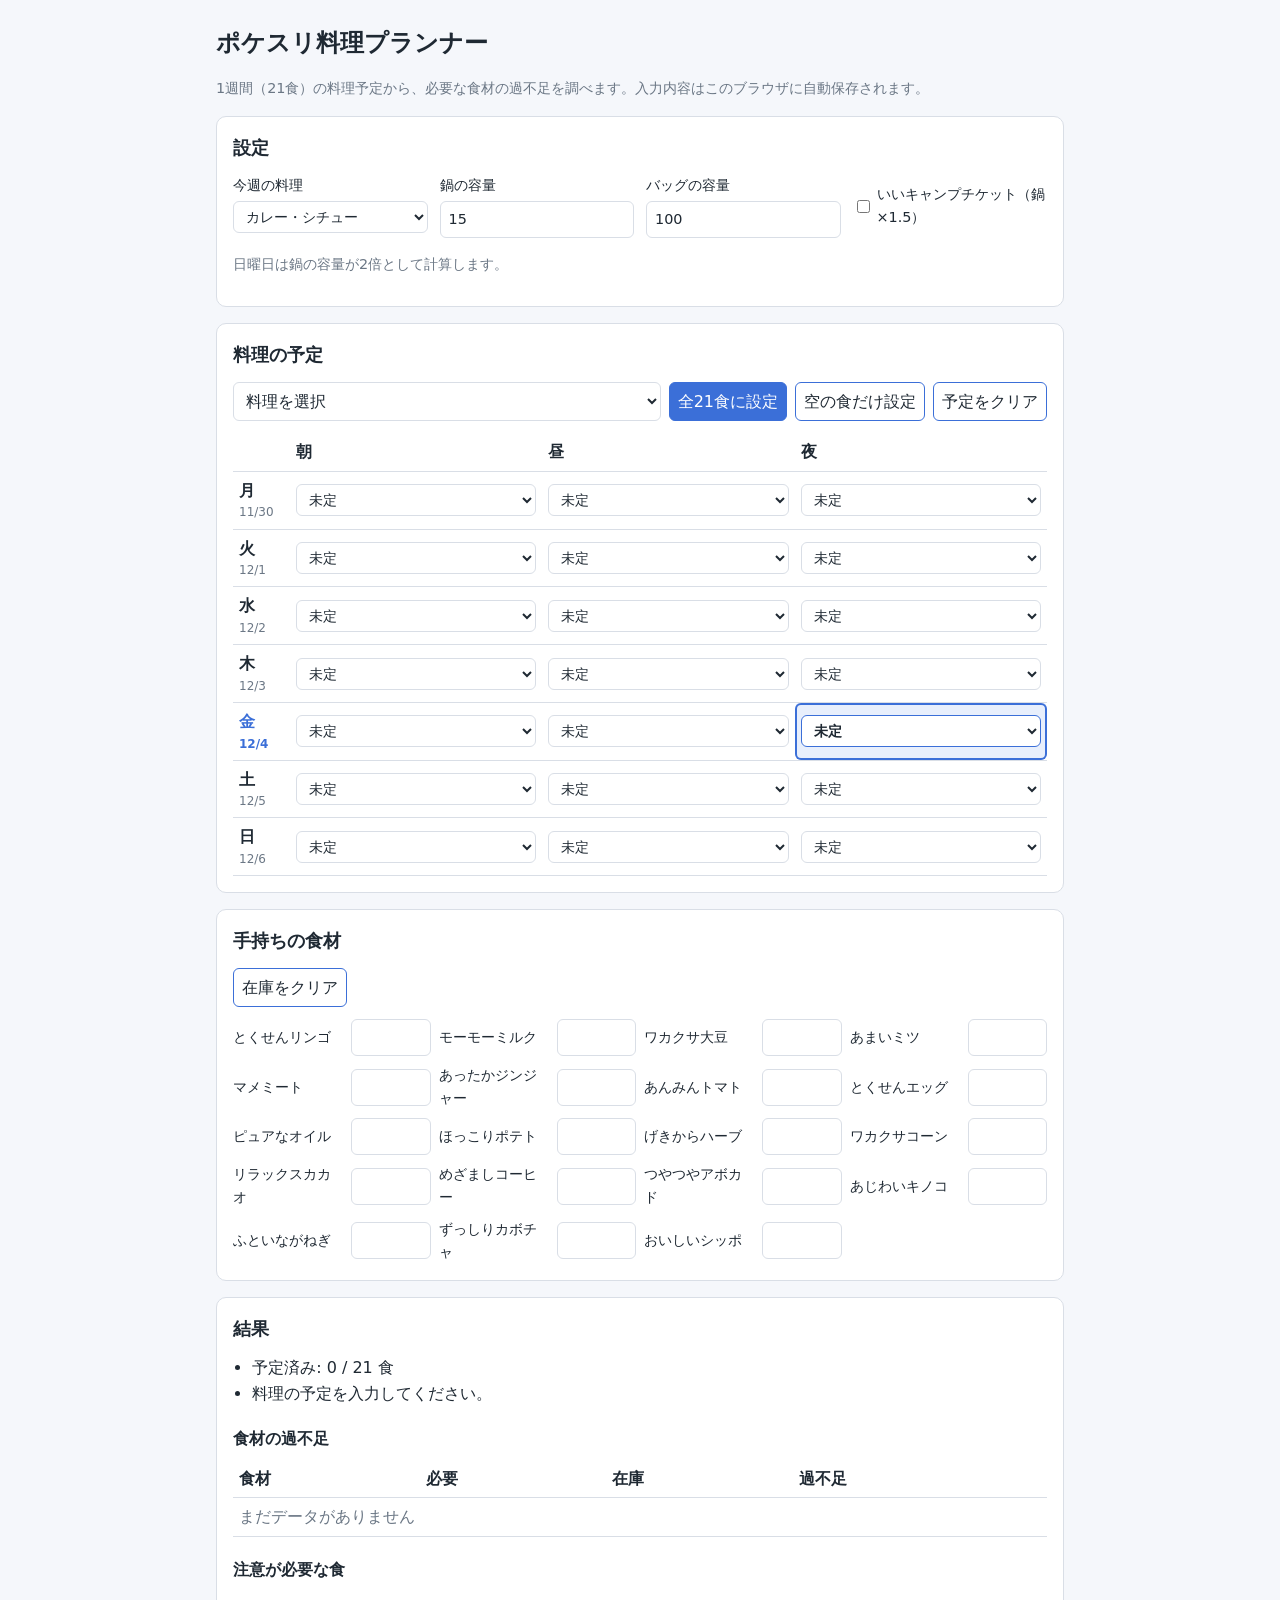
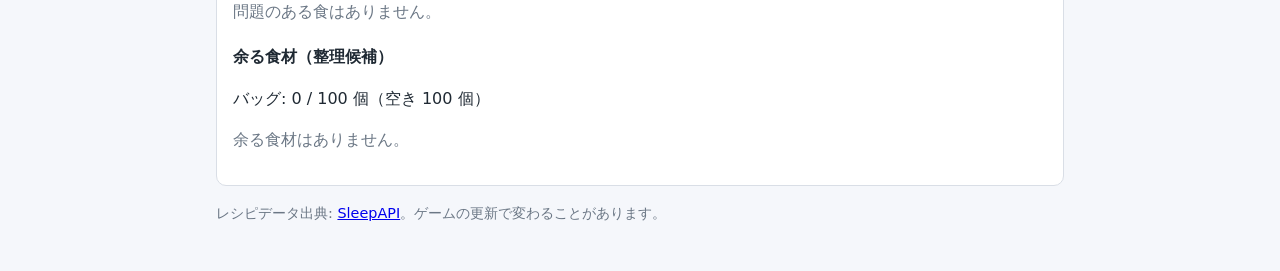
<file: index.html>
<!doctype html>
<html lang="ja">
<head>
  <meta charset="utf-8">
  <meta name="viewport" content="width=device-width, initial-scale=1">
  <title>ポケスリ料理プランナー</title>
  <link rel="stylesheet" href="css/style.css">
</head>
<body>
  <header>
    <h1>ポケスリ料理プランナー</h1>
    <p class="lead">1週間（21食）の料理予定から、必要な食材の過不足を調べます。入力内容はこのブラウザに自動保存されます。</p>
  </header>

  <main>
    <section class="card">
      <h2>設定</h2>
      <div class="settings">
        <label>今週の料理
          <select id="category"></select>
        </label>
        <label>鍋の容量
          <input id="potBase" type="number" min="1" inputmode="numeric">
        </label>
        <label>バッグの容量
          <input id="bagCapacity" type="number" min="0" inputmode="numeric">
        </label>
        <label class="check">
          <input id="campTicket" type="checkbox"> いいキャンプチケット（鍋×1.5）
        </label>
      </div>
      <p class="note">日曜日は鍋の容量が2倍として計算します。</p>
    </section>

    <section class="card">
      <h2>料理の予定</h2>
      <div class="bulk">
        <select id="bulkRecipe"></select>
        <button id="bulkApply" type="button">全21食に設定</button>
        <button id="bulkEmpty" type="button" class="secondary">空の食だけ設定</button>
        <button id="clearPlan" type="button" class="secondary">予定をクリア</button>
      </div>
      <table class="plan">
        <thead><tr><th></th><th>朝</th><th>昼</th><th>夜</th></tr></thead>
        <tbody id="planBody"></tbody>
      </table>
    </section>

    <section class="card">
      <h2>手持ちの食材</h2>
      <div class="bulk">
        <button id="clearInventory" type="button" class="secondary">在庫をクリア</button>
      </div>
      <div id="inventory" class="inventory"></div>
    </section>

    <section class="card">
      <h2>結果</h2>
      <div id="summary" class="summary"></div>
      <h3>食材の過不足</h3>
      <table class="balance">
        <thead><tr><th>食材</th><th>必要</th><th>在庫</th><th>過不足</th></tr></thead>
        <tbody id="balanceBody"></tbody>
      </table>
      <h3>注意が必要な食</h3>
      <div id="alerts"></div>
      <h3>余る食材（整理候補）</h3>
      <div id="leftovers"></div>
    </section>
  </main>

  <footer>
    <p>レシピデータ出典: <a href="https://github.com/SleepAPI/SleepAPI">SleepAPI</a>。ゲームの更新で変わることがあります。</p>
  </footer>

  <script src="js/data.js"></script>
  <script src="js/calc.js"></script>
  <script src="js/storage.js"></script>
  <script src="js/app.js"></script>
</body>
</html>
</file>
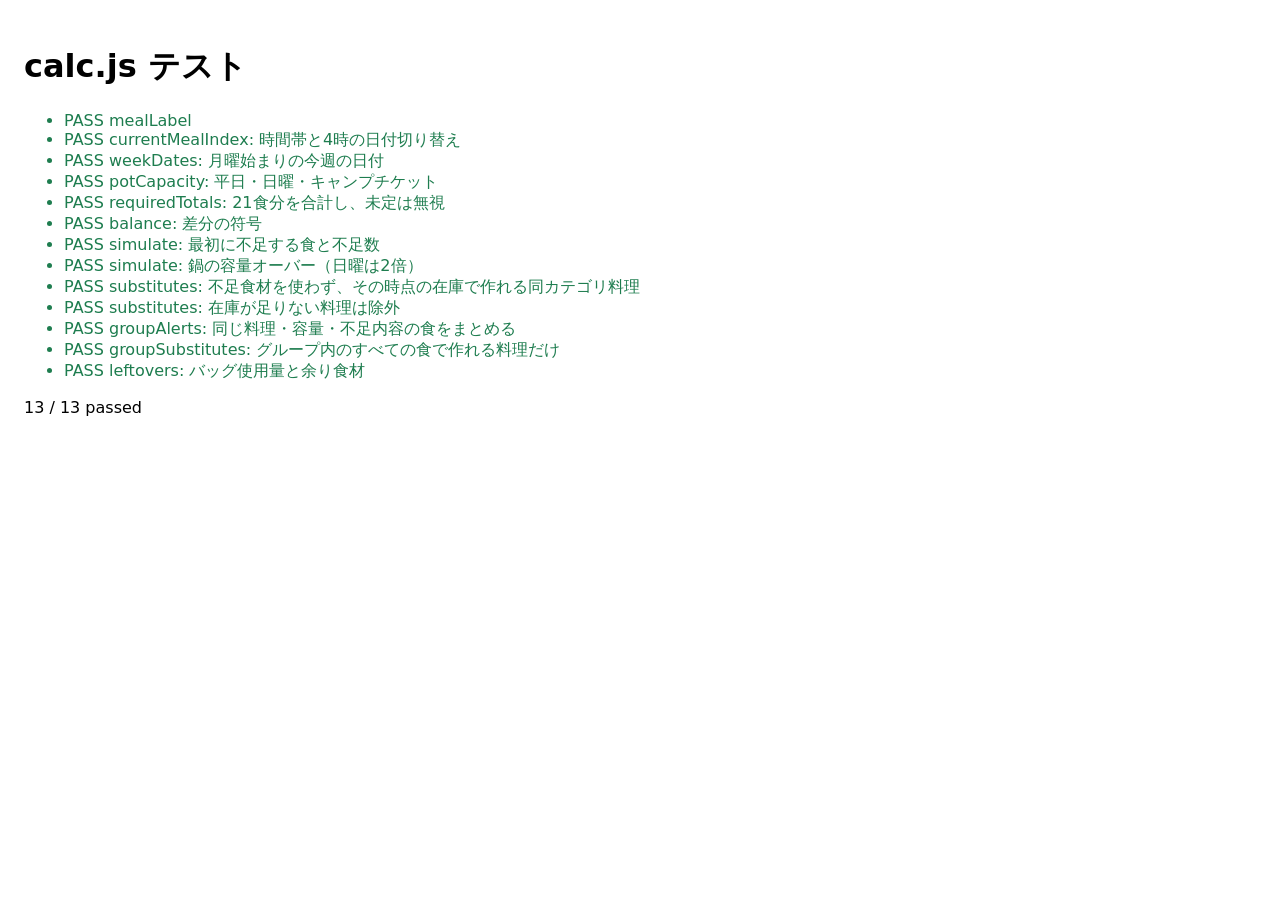
<file: tests/calc.test.html>
<!doctype html>
<html lang="ja">
<head>
  <meta charset="utf-8">
  <meta name="viewport" content="width=device-width, initial-scale=1">
  <title>calc.js テスト</title>
  <style>
    body { font-family: system-ui, sans-serif; padding: 16px; }
    .ok { color: #1e7d4f; }
    .ng { color: #c0392b; }
  </style>
</head>
<body>
  <h1>calc.js テスト</h1>
  <ul id="out"></ul>
  <p id="total"></p>
  <script src="../js/calc.js"></script>
  <script src="calc.test.js"></script>
  <script>
    const out = document.getElementById("out");
    let passed = 0;
    for (const r of window.TEST_RESULTS) {
      const li = document.createElement("li");
      li.className = r.ok ? "ok" : "ng";
      li.textContent = (r.ok ? "PASS " : "FAIL ") + r.name + (r.ok ? "" : " — " + r.message);
      out.append(li);
      if (r.ok) passed++;
    }
    document.getElementById("total").textContent = passed + " / " + window.TEST_RESULTS.length + " passed";
  </script>
</body>
</html>
</file>
<file: css/style.css>
:root {
  --bg: #f5f7fb;
  --card: #ffffff;
  --text: #1f2933;
  --muted: #6b7785;
  --border: #d9dee6;
  --accent: #3b6fd8;
  --accent-bg: #e8effc;
  --ok: #1e7d4f;
  --ok-bg: #e7f6ee;
  --ng: #c0392b;
  --ng-bg: #fdecea;
}

@media (prefers-color-scheme: dark) {
  :root {
    --bg: #15181d;
    --card: #1f242b;
    --text: #e6e9ee;
    --muted: #9aa5b1;
    --border: #353c46;
    --accent: #7aa2f7;
    --accent-bg: #1f2a40;
    --ok: #5fd39a;
    --ok-bg: #1d3329;
    --ng: #ff8a7a;
    --ng-bg: #3a2222;
  }
}

* { box-sizing: border-box; }

body {
  margin: 0;
  background: var(--bg);
  color: var(--text);
  font-family: system-ui, -apple-system, "Hiragino Sans", "Yu Gothic UI", sans-serif;
  line-height: 1.6;
}

header, main, footer {
  max-width: 880px;
  margin: 0 auto;
  padding: 0 16px;
}

h1 { font-size: 1.5rem; margin: 24px 0 4px; }
h2 { font-size: 1.15rem; margin: 0 0 12px; }
h3 { font-size: 1rem; margin: 20px 0 8px; }
h4 { font-size: 0.95rem; margin: 0 0 4px; }
.lead, .note, .muted, footer { color: var(--muted); font-size: 0.9rem; }

.card {
  background: var(--card);
  border: 1px solid var(--border);
  border-radius: 10px;
  padding: 16px;
  margin: 16px 0;
}

input, select, button {
  font: inherit;
  color: inherit;
  background: var(--card);
  border: 1px solid var(--border);
  border-radius: 6px;
  padding: 6px 8px;
}

button {
  background: var(--accent);
  border-color: var(--accent);
  color: #fff;
  cursor: pointer;
}
button.secondary { background: transparent; color: var(--text); }

.settings {
  display: grid;
  grid-template-columns: repeat(auto-fit, minmax(180px, 1fr));
  gap: 12px;
}
.settings label { display: flex; flex-direction: column; gap: 4px; font-size: 0.9rem; }
.settings label.check { flex-direction: row; align-items: center; }

.bulk { display: flex; flex-wrap: wrap; gap: 8px; margin-bottom: 12px; }
.bulk select { flex: 1 1 220px; min-width: 0; }

table { width: 100%; border-collapse: collapse; }
th, td { padding: 6px; border-bottom: 1px solid var(--border); text-align: left; }
.plan thead th:first-child { width: 3.5em; }
.plan select { width: 100%; min-width: 0; font-size: 0.85rem; }
.plan td { width: 31%; }
.plan .slot { display: none; }
.plan .date { display: block; color: var(--muted); font-size: 0.75rem; font-weight: normal; }
.plan tr.today th { color: var(--accent); }
.plan tr.today .date { color: var(--accent); font-weight: 600; }
.plan td.current { background: var(--accent-bg); box-shadow: inset 0 0 0 2px var(--accent); border-radius: 6px; }
.plan td.current select { border-color: var(--accent); font-weight: 600; }
.num { text-align: right; font-variant-numeric: tabular-nums; }

.inventory {
  display: grid;
  grid-template-columns: repeat(auto-fill, minmax(190px, 1fr));
  gap: 8px;
}
.inv-item { display: flex; align-items: center; justify-content: space-between; gap: 8px; font-size: 0.9rem; }
.inv-item input { width: 5.5em; text-align: right; }

.summary ul { margin: 0; padding-left: 1.2em; }
.ok { color: var(--ok); }
.ng { color: var(--ng); }
tr.ok { background: var(--ok-bg); }
tr.ng { background: var(--ng-bg); }
.empty { color: var(--muted); }

.alert {
  border-left: 4px solid var(--ng);
  background: var(--ng-bg);
  border-radius: 6px;
  padding: 8px 12px;
  margin-bottom: 10px;
}
.alert p { margin: 2px 0; }
.alert .meal-labels { color: var(--muted); font-size: 0.85rem; }
.alert .ng { font-weight: 600; }
.sub-title { margin-top: 6px !important; }
.subs { margin: 2px 0; padding-left: 1.2em; }

.leftover-list { padding-left: 1.2em; }
.tag {
  display: inline-block;
  margin-left: 8px;
  padding: 0 6px;
  border-radius: 4px;
  font-size: 0.75rem;
  background: var(--border);
}

footer { padding-bottom: 32px; }

@media (max-width: 520px) {
  th, td { padding: 4px; }

  /* 予定表は1日ずつ、朝昼夜を縦に並べて料理名を省略させない */
  .plan thead { display: none; }
  .plan tr { display: block; padding: 6px 0; border-bottom: 1px solid var(--border); }
  .plan th, .plan td { display: flex; align-items: center; gap: 8px; width: auto; border: 0; }
  .plan tbody th { display: block; width: auto; font-size: 0.95rem; }
  .plan tbody th .day::after { content: "曜日"; }
  .plan .date { display: inline; margin-left: 6px; font-size: 0.85rem; }
  .plan .slot { display: inline; flex: 0 0 1.5em; color: var(--muted); font-size: 0.85rem; }
  .plan select { flex: 1; }
}
</file>
